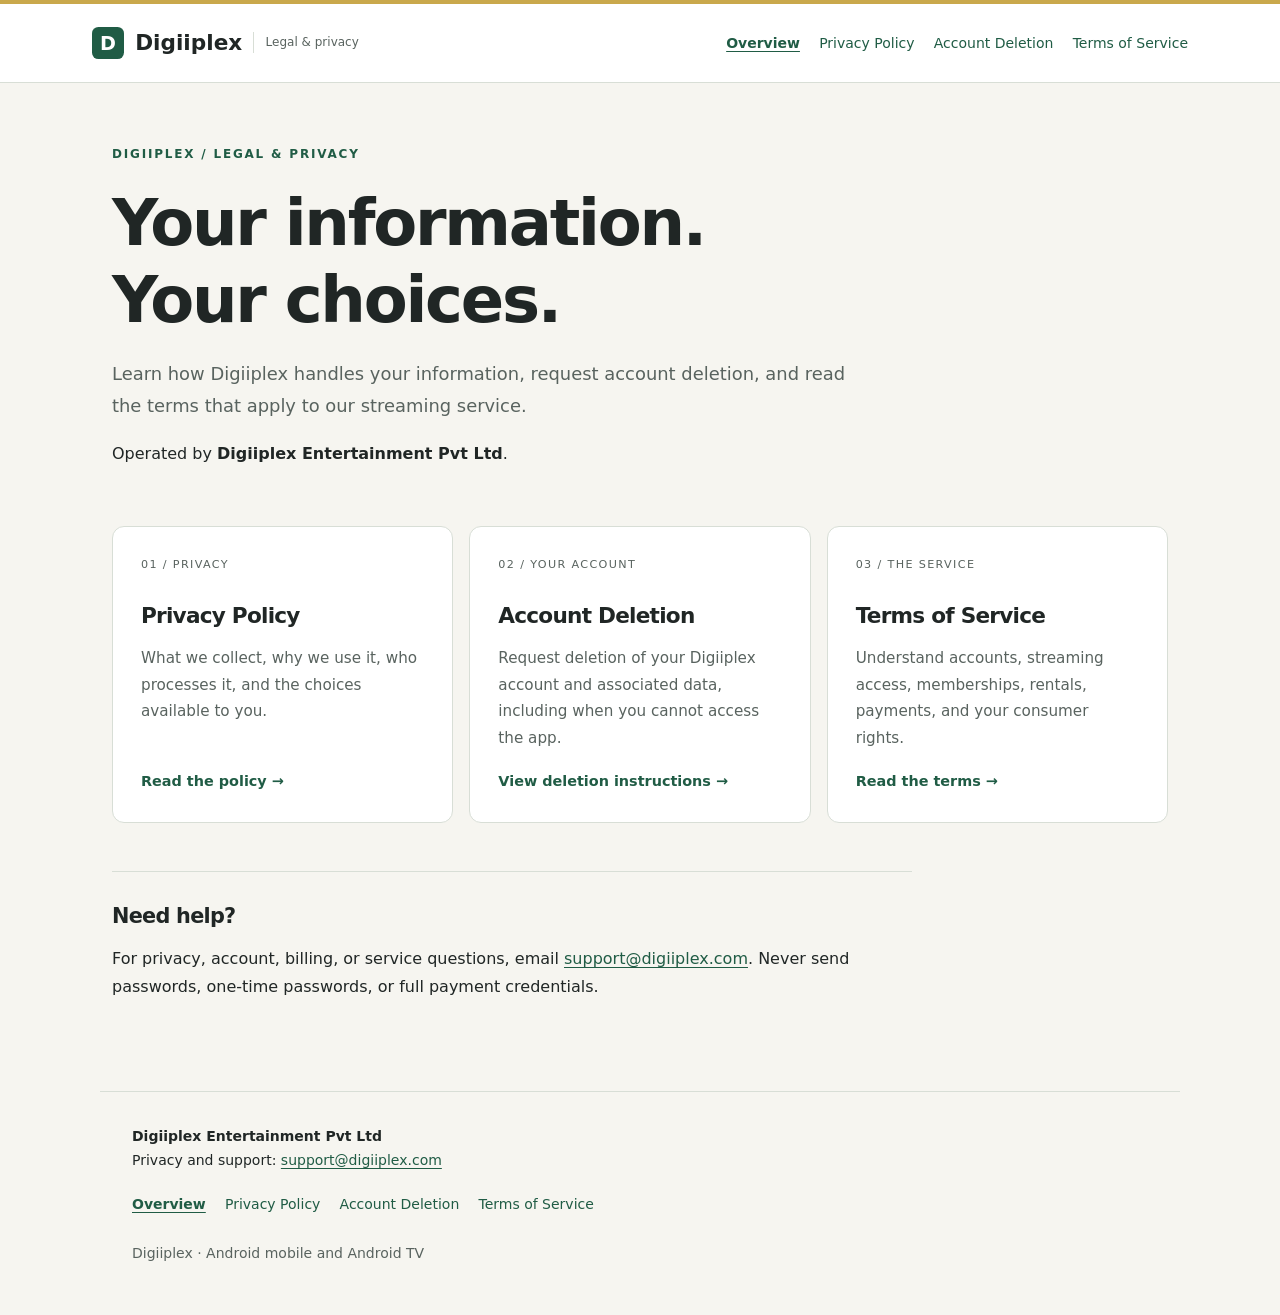
<file: index.html>
<!doctype html>
<html lang="en">
<head>
  <meta charset="utf-8">
  <meta name="viewport" content="width=device-width, initial-scale=1">
  <meta name="description" content="Official Digiiplex privacy policy, account deletion instructions and terms of service.">
  <meta name="color-scheme" content="light">
  <title>Legal & Privacy | Digiiplex</title>
  <link rel="stylesheet" href="styles.css">
</head>
<body>
  <a class="skip-link" href="#main">Skip to content</a>
  <header class="site-header">
    <div class="header-inner">
      <a class="brand" href="index.html" aria-label="Digiiplex legal home"><span class="brand-mark" aria-hidden="true">D</span>Digiiplex<span class="brand-label">Legal &amp; privacy</span></a>
      <nav aria-label="Legal pages">
        <a href="index.html" aria-current="page">Overview</a>
        <a href="privacy-policy.html">Privacy Policy</a>
        <a href="account-deletion.html">Account Deletion</a>
        <a href="terms-of-service.html">Terms of Service</a>
      </nav>
    </div>
  </header>
  <main id="main" tabindex="-1">
    <section class="hero">
      <p class="eyebrow">Digiiplex / Legal &amp; privacy</p>
      <h1>Your information.<br>Your choices.</h1>
      <p class="lead">Learn how Digiiplex handles your information, request account deletion, and read the terms that apply to our streaming service.</p>
      <p>Operated by <strong>Digiiplex Entertainment Pvt Ltd</strong>.</p>
    </section>
    <div class="cards">
      <a class="card" href="privacy-policy.html"><span class="card-number">01 / PRIVACY</span><h2>Privacy Policy</h2><p>What we collect, why we use it, who processes it, and the choices available to you.</p><span class="card-link">Read the policy <span aria-hidden="true">&rarr;</span></span></a>
      <a class="card" href="account-deletion.html"><span class="card-number">02 / YOUR ACCOUNT</span><h2>Account Deletion</h2><p>Request deletion of your Digiiplex account and associated data, including when you cannot access the app.</p><span class="card-link">View deletion instructions <span aria-hidden="true">&rarr;</span></span></a>
      <a class="card" href="terms-of-service.html"><span class="card-number">03 / THE SERVICE</span><h2>Terms of Service</h2><p>Understand accounts, streaming access, memberships, rentals, payments, and your consumer rights.</p><span class="card-link">Read the terms <span aria-hidden="true">&rarr;</span></span></a>
    </div>
    <section class="contact-panel"><h2>Need help?</h2><p>For privacy, account, billing, or service questions, email <a href="mailto:support@digiiplex.com">support@digiiplex.com</a>. Never send passwords, one-time passwords, or full payment credentials.</p></section>
  </main>
  <footer class="site-footer">
    <p><strong>Digiiplex Entertainment Pvt Ltd</strong><br>Privacy and support: <a href="mailto:support@digiiplex.com">support@digiiplex.com</a></p>
    <nav aria-label="Footer legal pages"><a href="index.html" aria-current="page">Overview</a>
        <a href="privacy-policy.html">Privacy Policy</a>
        <a href="account-deletion.html">Account Deletion</a>
        <a href="terms-of-service.html">Terms of Service</a></nav>
    <p class="small">Digiiplex &middot; Android mobile and Android TV</p>
  </footer>
</body>
</html>
</file>
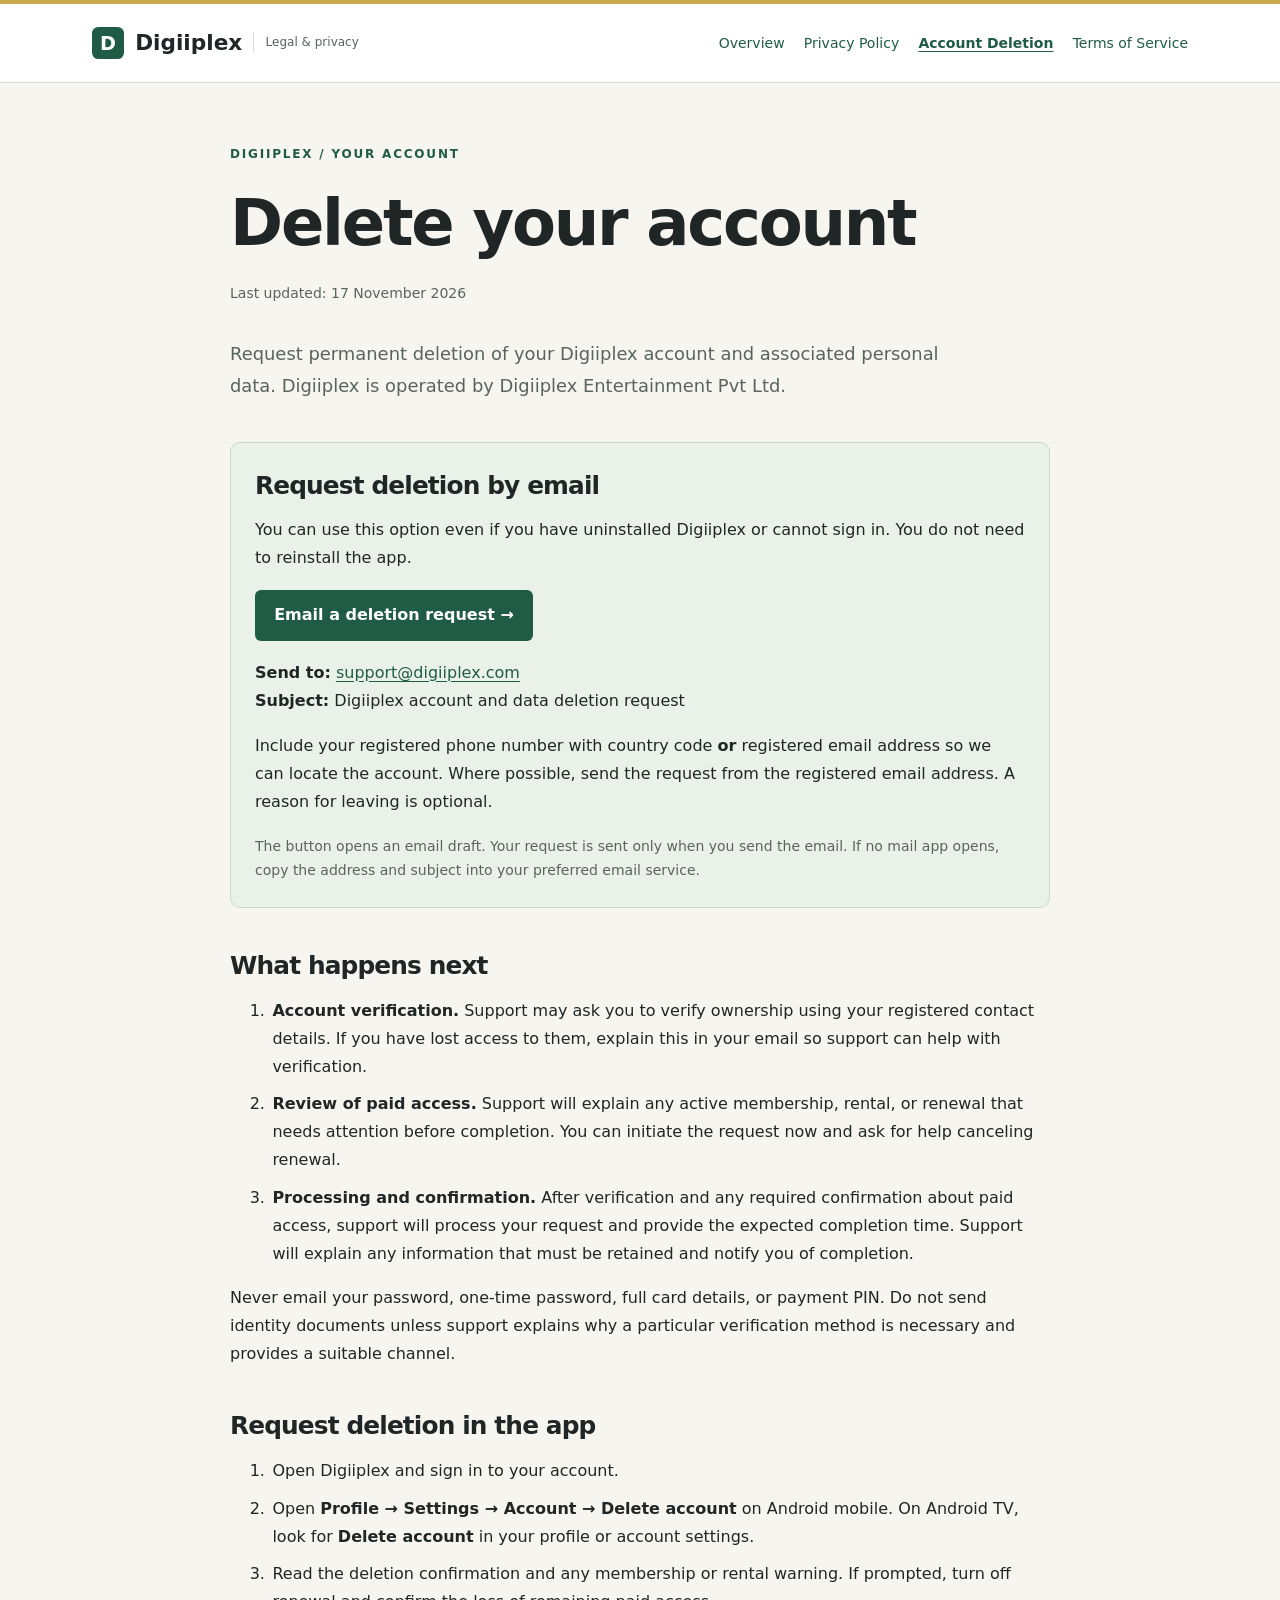
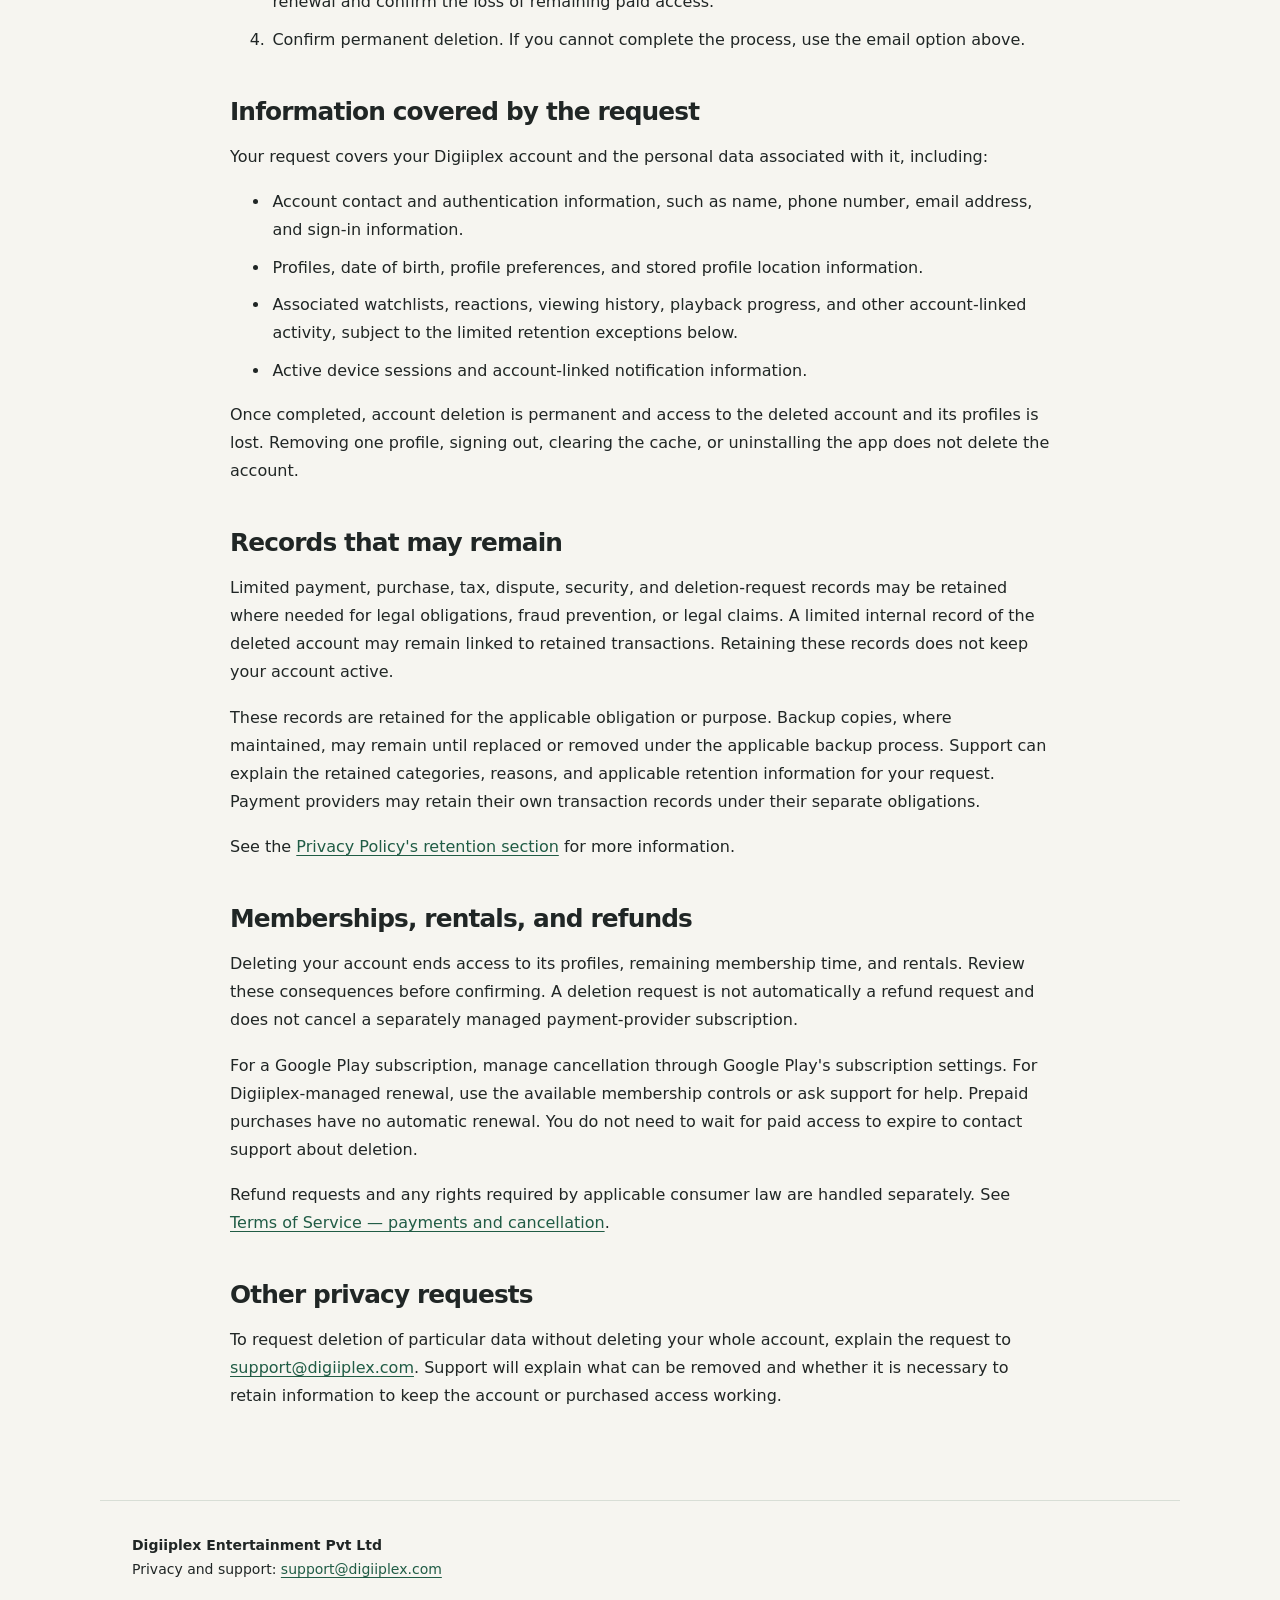
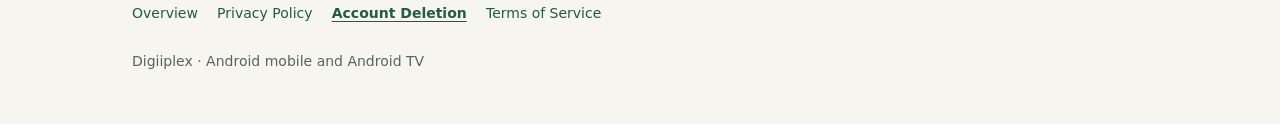
<file: account-deletion.html>
<!doctype html>
<html lang="en">
<head>
  <meta charset="utf-8">
  <meta name="viewport" content="width=device-width, initial-scale=1">
  <meta name="description" content="Request deletion of your Digiiplex account and associated personal data by email or from the Android app.">
  <meta name="color-scheme" content="light">
  <title>Account Deletion | Digiiplex</title>
  <link rel="stylesheet" href="styles.css">
</head>
<body>
  <a class="skip-link" href="#main">Skip to content</a>
  <header class="site-header">
    <div class="header-inner">
      <a class="brand" href="index.html" aria-label="Digiiplex legal home"><span class="brand-mark" aria-hidden="true">D</span>Digiiplex<span class="brand-label">Legal &amp; privacy</span></a>
      <nav aria-label="Legal pages">
        <a href="index.html">Overview</a>
        <a href="privacy-policy.html">Privacy Policy</a>
        <a href="account-deletion.html" aria-current="page">Account Deletion</a>
        <a href="terms-of-service.html">Terms of Service</a>
      </nav>
    </div>
  </header>
  <main id="main" tabindex="-1">
    <article class="document">
      <p class="eyebrow">Digiiplex / Your account</p>
      <h1>Delete your account</h1>
      <p class="meta">Last updated: <time datetime="2026-11-17">17 November 2026</time></p>
      <p class="lead">Request permanent deletion of your Digiiplex account and associated personal data. Digiiplex is operated by Digiiplex Entertainment Pvt Ltd.</p>
      <section class="request-panel" id="request">
        <h2>Request deletion by email</h2>
        <p>You can use this option even if you have uninstalled Digiiplex or cannot sign in. You do not need to reinstall the app.</p>
        <p><a class="button" href="mailto:support@digiiplex.com?subject=Digiiplex%20account%20and%20data%20deletion%20request&amp;body=Hello%20Digiiplex%20Support%2C%0A%0APlease%20delete%20my%20Digiiplex%20account%20and%20associated%20personal%20data.%0A%0ARegistered%20phone%20number%20(include%20country%20code)%20or%20registered%20email%3A%0A%0APlease%20explain%20any%20effect%20on%20active%20memberships%20or%20rentals%2C%20any%20renewal%20cancellation%20needed%2C%20and%20any%20records%20that%20must%20be%20retained.%20Please%20confirm%20the%20next%20verification%20steps%20and%20expected%20completion%20time.%0A%0AThank%20you.">Email a deletion request <span aria-hidden="true">&rarr;</span></a></p>
        <p><strong>Send to:</strong> <a href="mailto:support@digiiplex.com">support@digiiplex.com</a><br><strong>Subject:</strong> Digiiplex account and data deletion request</p>
        <p>Include your registered phone number with country code <strong>or</strong> registered email address so we can locate the account. Where possible, send the request from the registered email address. A reason for leaving is optional.</p>
        <p class="small">The button opens an email draft. Your request is sent only when you send the email. If no mail app opens, copy the address and subject into your preferred email service.</p>
      </section>
      <section id="next"><h2>What happens next</h2>
        <ol>
          <li><strong>Account verification.</strong> Support may ask you to verify ownership using your registered contact details. If you have lost access to them, explain this in your email so support can help with verification.</li>
          <li><strong>Review of paid access.</strong> Support will explain any active membership, rental, or renewal that needs attention before completion. You can initiate the request now and ask for help canceling renewal.</li>
          <li><strong>Processing and confirmation.</strong> After verification and any required confirmation about paid access, support will process your request and provide the expected completion time. Support will explain any information that must be retained and notify you of completion.</li>
        </ol>
        <p>Never email your password, one-time password, full card details, or payment PIN. Do not send identity documents unless support explains why a particular verification method is necessary and provides a suitable channel.</p>
      </section>
      <section id="in-app"><h2>Request deletion in the app</h2>
        <ol>
          <li>Open Digiiplex and sign in to your account.</li>
          <li>Open <strong>Profile &rarr; Settings &rarr; Account &rarr; Delete account</strong> on Android mobile. On Android TV, look for <strong>Delete account</strong> in your profile or account settings.</li>
          <li>Read the deletion confirmation and any membership or rental warning. If prompted, turn off renewal and confirm the loss of remaining paid access.</li>
          <li>Confirm permanent deletion. If you cannot complete the process, use the email option above.</li>
        </ol>
      </section>
      <section id="deleted"><h2>Information covered by the request</h2>
        <p>Your request covers your Digiiplex account and the personal data associated with it, including:</p>
        <ul>
          <li>Account contact and authentication information, such as name, phone number, email address, and sign-in information.</li>
          <li>Profiles, date of birth, profile preferences, and stored profile location information.</li>
          <li>Associated watchlists, reactions, viewing history, playback progress, and other account-linked activity, subject to the limited retention exceptions below.</li>
          <li>Active device sessions and account-linked notification information.</li>
        </ul>
        <p>Once completed, account deletion is permanent and access to the deleted account and its profiles is lost. Removing one profile, signing out, clearing the cache, or uninstalling the app does not delete the account.</p>
      </section>
      <section id="retained"><h2>Records that may remain</h2>
        <p>Limited payment, purchase, tax, dispute, security, and deletion-request records may be retained where needed for legal obligations, fraud prevention, or legal claims. A limited internal record of the deleted account may remain linked to retained transactions. Retaining these records does not keep your account active.</p>
        <p>These records are retained for the applicable obligation or purpose. Backup copies, where maintained, may remain until replaced or removed under the applicable backup process. Support can explain the retained categories, reasons, and applicable retention information for your request. Payment providers may retain their own transaction records under their separate obligations.</p>
        <p>See the <a href="privacy-policy.html#retention">Privacy Policy's retention section</a> for more information.</p>
      </section>
      <section id="purchases"><h2>Memberships, rentals, and refunds</h2>
        <p>Deleting your account ends access to its profiles, remaining membership time, and rentals. Review these consequences before confirming. A deletion request is not automatically a refund request and does not cancel a separately managed payment-provider subscription.</p>
        <p>For a Google Play subscription, manage cancellation through Google Play's subscription settings. For Digiiplex-managed renewal, use the available membership controls or ask support for help. Prepaid purchases have no automatic renewal. You do not need to wait for paid access to expire to contact support about deletion.</p>
        <p>Refund requests and any rights required by applicable consumer law are handled separately. See <a href="terms-of-service.html#billing">Terms of Service &mdash; payments and cancellation</a>.</p>
      </section>
      <section><h2>Other privacy requests</h2><p>To request deletion of particular data without deleting your whole account, explain the request to <a href="mailto:support@digiiplex.com">support@digiiplex.com</a>. Support will explain what can be removed and whether it is necessary to retain information to keep the account or purchased access working.</p></section>
    </article>
  </main>
  <footer class="site-footer">
    <p><strong>Digiiplex Entertainment Pvt Ltd</strong><br>Privacy and support: <a href="mailto:support@digiiplex.com">support@digiiplex.com</a></p>
    <nav aria-label="Footer legal pages"><a href="index.html">Overview</a>
        <a href="privacy-policy.html">Privacy Policy</a>
        <a href="account-deletion.html" aria-current="page">Account Deletion</a>
        <a href="terms-of-service.html">Terms of Service</a></nav>
    <p class="small">Digiiplex &middot; Android mobile and Android TV</p>
  </footer>
</body>
</html>
</file>
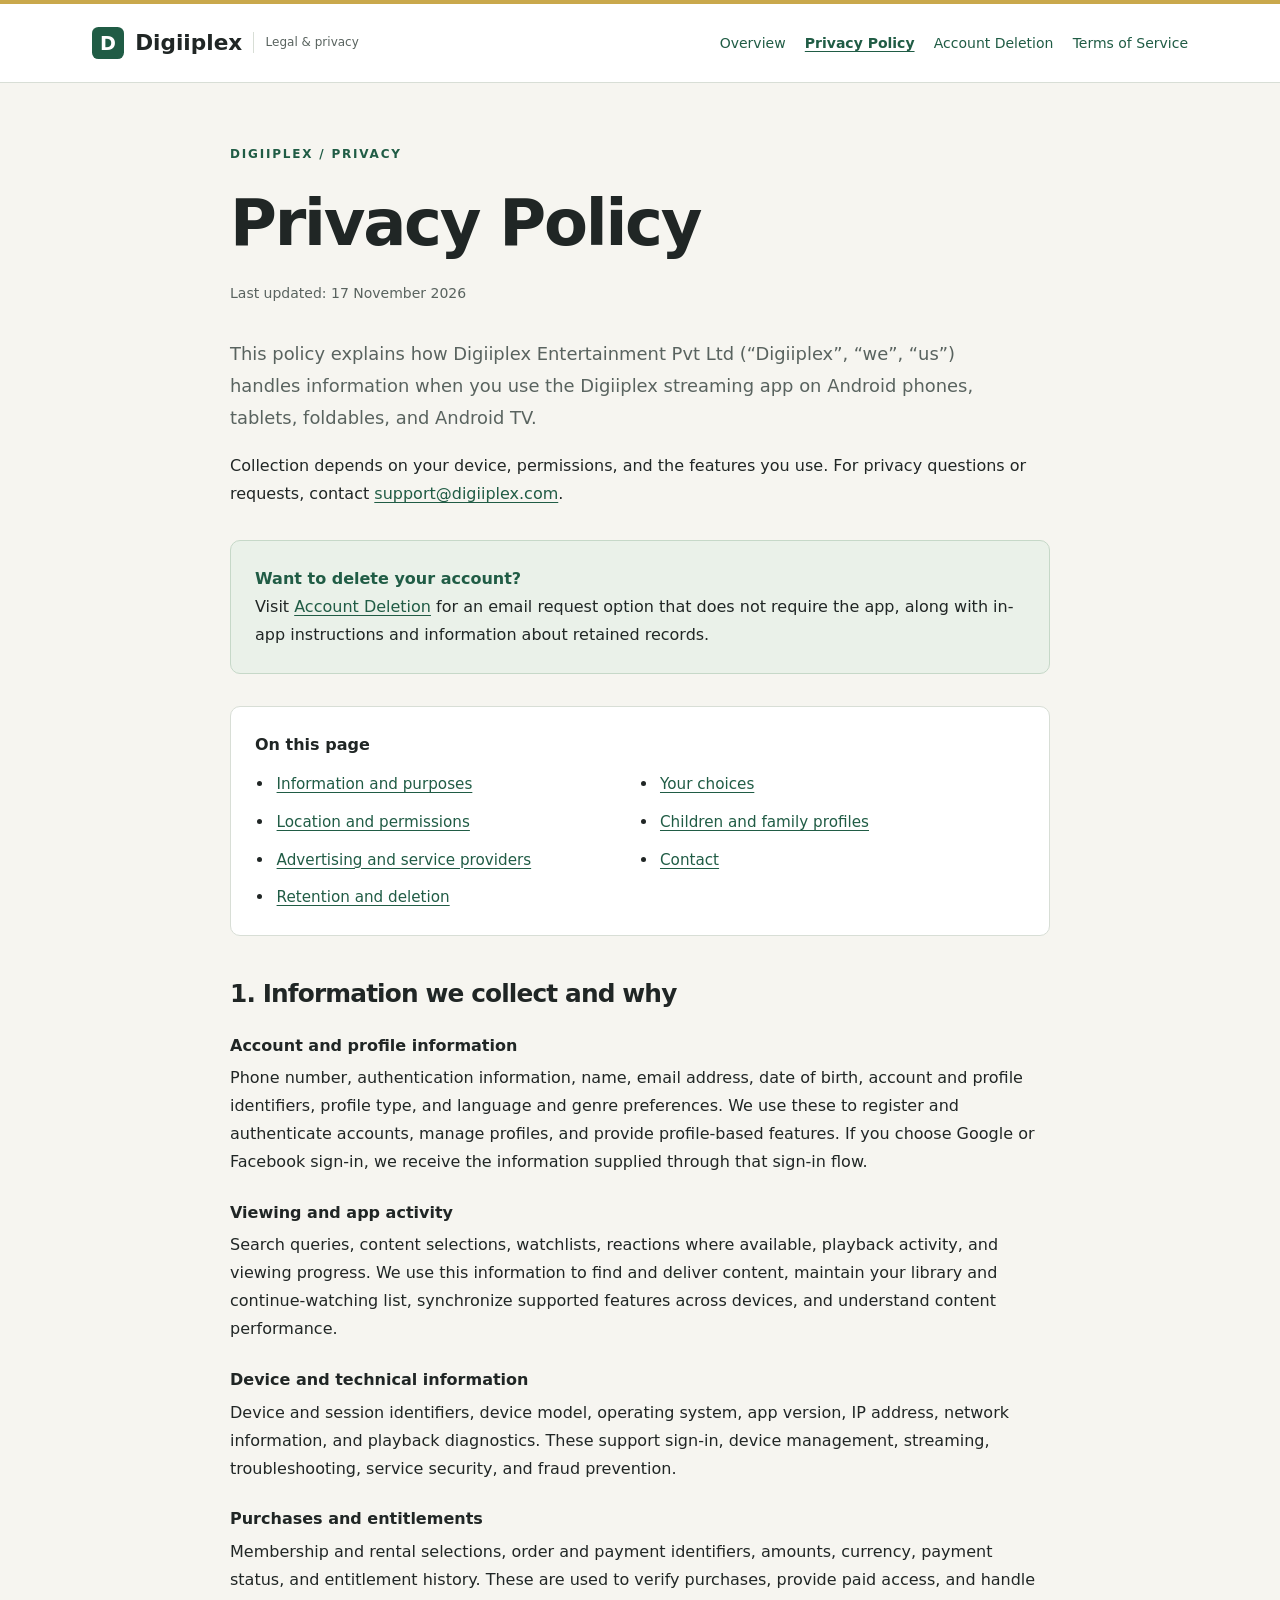
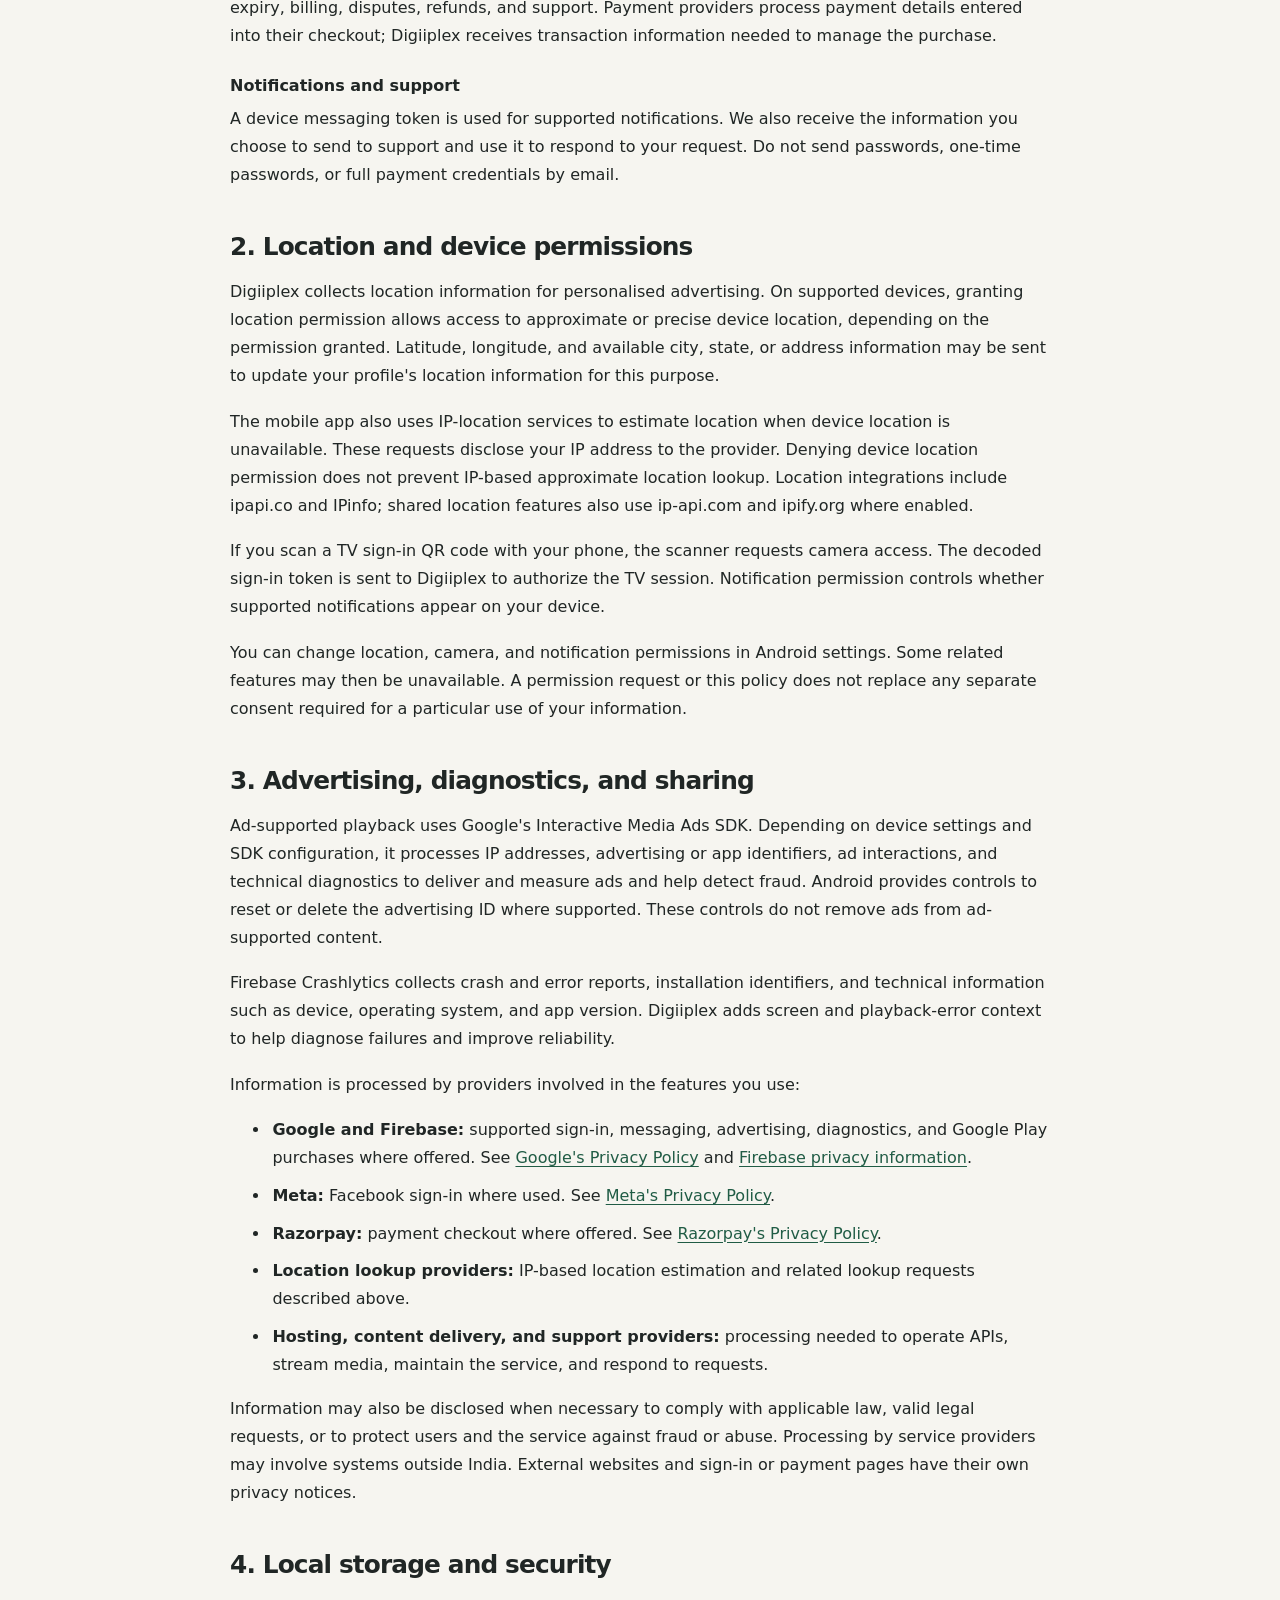
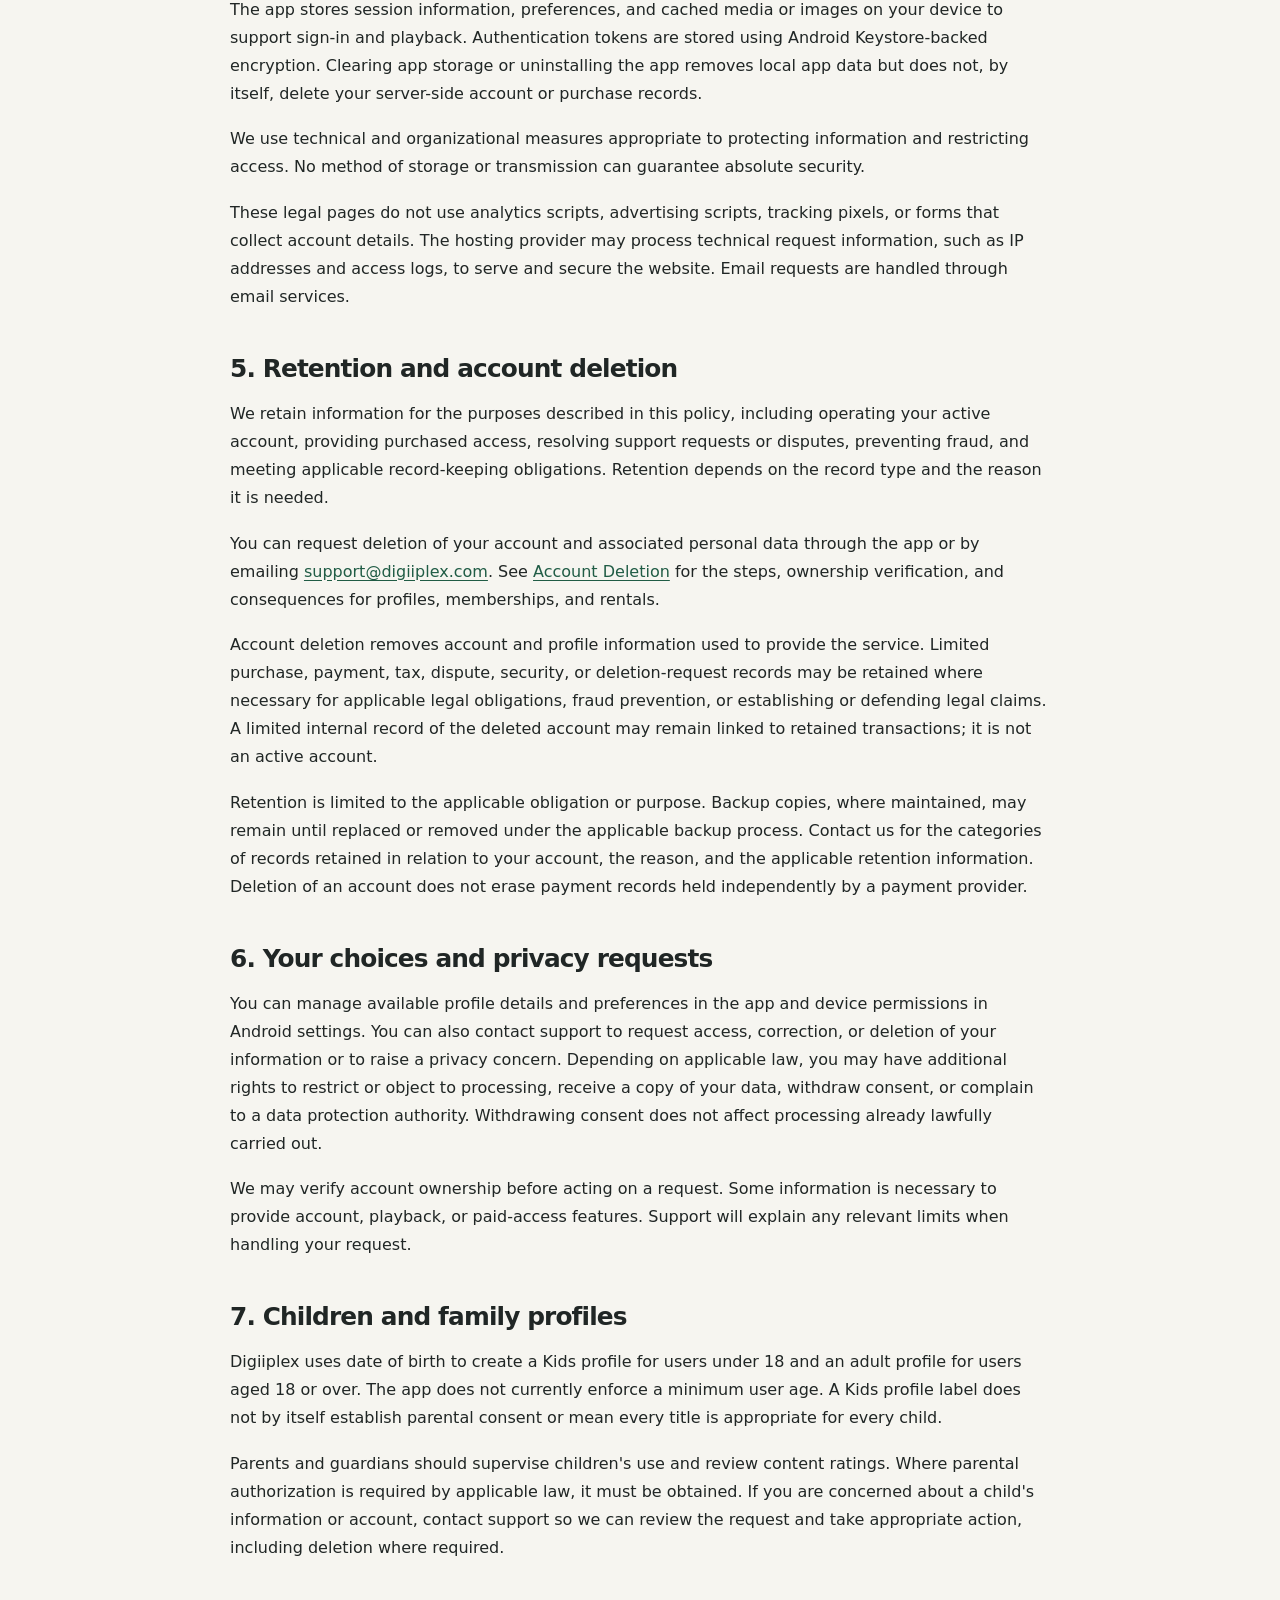
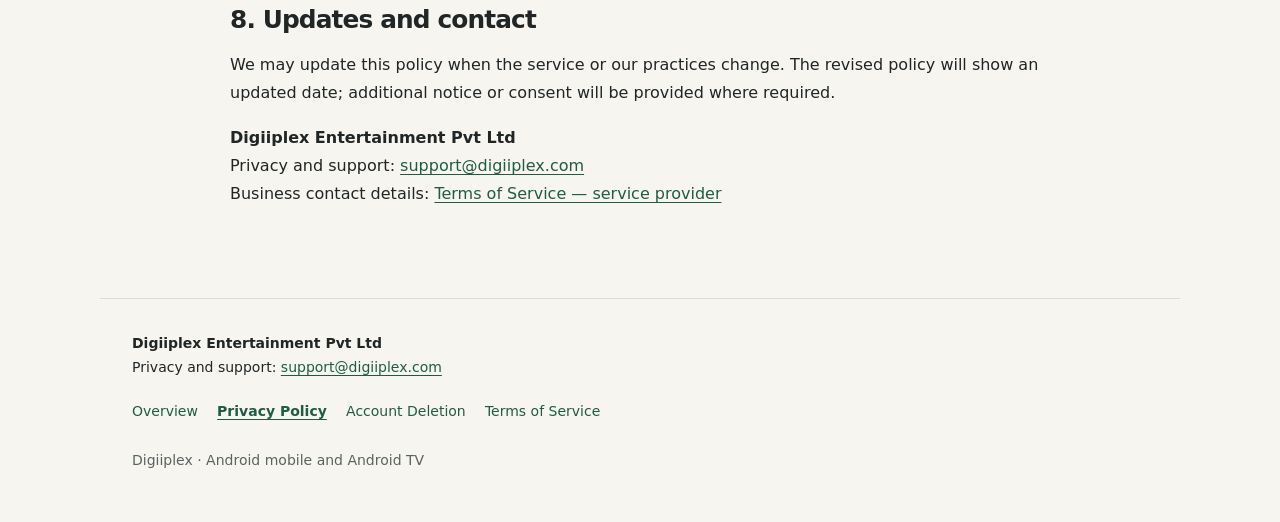
<file: privacy-policy.html>
<!doctype html>
<html lang="en">
<head>
  <meta charset="utf-8">
  <meta name="viewport" content="width=device-width, initial-scale=1">
  <meta name="description" content="How Digiiplex Entertainment Pvt Ltd collects, uses, shares and retains information, and how to request deletion.">
  <meta name="color-scheme" content="light">
  <title>Privacy Policy | Digiiplex</title>
  <link rel="stylesheet" href="styles.css">
</head>
<body>
  <a class="skip-link" href="#main">Skip to content</a>
  <header class="site-header">
    <div class="header-inner">
      <a class="brand" href="index.html" aria-label="Digiiplex legal home"><span class="brand-mark" aria-hidden="true">D</span>Digiiplex<span class="brand-label">Legal &amp; privacy</span></a>
      <nav aria-label="Legal pages">
        <a href="index.html">Overview</a>
        <a href="privacy-policy.html" aria-current="page">Privacy Policy</a>
        <a href="account-deletion.html">Account Deletion</a>
        <a href="terms-of-service.html">Terms of Service</a>
      </nav>
    </div>
  </header>
  <main id="main" tabindex="-1">
    <article class="document">
      <p class="eyebrow">Digiiplex / Privacy</p>
      <h1>Privacy Policy</h1>
      <p class="meta">Last updated: <time datetime="2026-11-17">17 November 2026</time></p>
      <p class="lead">This policy explains how Digiiplex Entertainment Pvt Ltd (&ldquo;Digiiplex&rdquo;, &ldquo;we&rdquo;, &ldquo;us&rdquo;) handles information when you use the Digiiplex streaming app on Android phones, tablets, foldables, and Android TV.</p>
      <p>Collection depends on your device, permissions, and the features you use. For privacy questions or requests, contact <a href="mailto:support@digiiplex.com">support@digiiplex.com</a>.</p>
      <aside class="notice"><strong>Want to delete your account?</strong><p>Visit <a href="account-deletion.html">Account Deletion</a> for an email request option that does not require the app, along with in-app instructions and information about retained records.</p></aside>
      <nav class="toc" aria-label="On this page"><strong>On this page</strong><ul>
        <li><a href="#information">Information and purposes</a></li><li><a href="#location">Location and permissions</a></li><li><a href="#providers">Advertising and service providers</a></li><li><a href="#retention">Retention and deletion</a></li><li><a href="#choices">Your choices</a></li><li><a href="#children">Children and family profiles</a></li><li><a href="#contact">Contact</a></li>
      </ul></nav>
      <section id="information"><h2>1. Information we collect and why</h2>
        <dl>
          <dt>Account and profile information</dt><dd>Phone number, authentication information, name, email address, date of birth, account and profile identifiers, profile type, and language and genre preferences. We use these to register and authenticate accounts, manage profiles, and provide profile-based features. If you choose Google or Facebook sign-in, we receive the information supplied through that sign-in flow.</dd>
          <dt>Viewing and app activity</dt><dd>Search queries, content selections, watchlists, reactions where available, playback activity, and viewing progress. We use this information to find and deliver content, maintain your library and continue-watching list, synchronize supported features across devices, and understand content performance.</dd>
          <dt>Device and technical information</dt><dd>Device and session identifiers, device model, operating system, app version, IP address, network information, and playback diagnostics. These support sign-in, device management, streaming, troubleshooting, service security, and fraud prevention.</dd>
          <dt>Purchases and entitlements</dt><dd>Membership and rental selections, order and payment identifiers, amounts, currency, payment status, and entitlement history. These are used to verify purchases, provide paid access, and handle expiry, billing, disputes, refunds, and support. Payment providers process payment details entered into their checkout; Digiiplex receives transaction information needed to manage the purchase.</dd>
          <dt>Notifications and support</dt><dd>A device messaging token is used for supported notifications. We also receive the information you choose to send to support and use it to respond to your request. Do not send passwords, one-time passwords, or full payment credentials by email.</dd>
        </dl>
      </section>
      <section id="location"><h2>2. Location and device permissions</h2>
        <p>Digiiplex collects location information for personalised advertising. On supported devices, granting location permission allows access to approximate or precise device location, depending on the permission granted. Latitude, longitude, and available city, state, or address information may be sent to update your profile's location information for this purpose.</p>
        <p>The mobile app also uses IP-location services to estimate location when device location is unavailable. These requests disclose your IP address to the provider. Denying device location permission does not prevent IP-based approximate location lookup. Location integrations include ipapi.co and IPinfo; shared location features also use ip-api.com and ipify.org where enabled.</p>
        <p>If you scan a TV sign-in QR code with your phone, the scanner requests camera access. The decoded sign-in token is sent to Digiiplex to authorize the TV session. Notification permission controls whether supported notifications appear on your device.</p>
        <p>You can change location, camera, and notification permissions in Android settings. Some related features may then be unavailable. A permission request or this policy does not replace any separate consent required for a particular use of your information.</p>
      </section>
      <section id="providers"><h2>3. Advertising, diagnostics, and sharing</h2>
        <p>Ad-supported playback uses Google's Interactive Media Ads SDK. Depending on device settings and SDK configuration, it processes IP addresses, advertising or app identifiers, ad interactions, and technical diagnostics to deliver and measure ads and help detect fraud. Android provides controls to reset or delete the advertising ID where supported. These controls do not remove ads from ad-supported content.</p>
        <p>Firebase Crashlytics collects crash and error reports, installation identifiers, and technical information such as device, operating system, and app version. Digiiplex adds screen and playback-error context to help diagnose failures and improve reliability.</p>
        <p>Information is processed by providers involved in the features you use:</p>
        <ul>
          <li><strong>Google and Firebase:</strong> supported sign-in, messaging, advertising, diagnostics, and Google Play purchases where offered. See <a href="https://policies.google.com/privacy">Google's Privacy Policy</a> and <a href="https://firebase.google.com/support/privacy">Firebase privacy information</a>.</li>
          <li><strong>Meta:</strong> Facebook sign-in where used. See <a href="https://www.facebook.com/privacy/policy/">Meta's Privacy Policy</a>.</li>
          <li><strong>Razorpay:</strong> payment checkout where offered. See <a href="https://razorpay.com/privacy/">Razorpay's Privacy Policy</a>.</li>
          <li><strong>Location lookup providers:</strong> IP-based location estimation and related lookup requests described above.</li>
          <li><strong>Hosting, content delivery, and support providers:</strong> processing needed to operate APIs, stream media, maintain the service, and respond to requests.</li>
        </ul>
        <p>Information may also be disclosed when necessary to comply with applicable law, valid legal requests, or to protect users and the service against fraud or abuse. Processing by service providers may involve systems outside India. External websites and sign-in or payment pages have their own privacy notices.</p>
      </section>
      <section id="security"><h2>4. Local storage and security</h2>
        <p>The app stores session information, preferences, and cached media or images on your device to support sign-in and playback. Authentication tokens are stored using Android Keystore-backed encryption. Clearing app storage or uninstalling the app removes local app data but does not, by itself, delete your server-side account or purchase records.</p>
        <p>We use technical and organizational measures appropriate to protecting information and restricting access. No method of storage or transmission can guarantee absolute security.</p>
        <p>These legal pages do not use analytics scripts, advertising scripts, tracking pixels, or forms that collect account details. The hosting provider may process technical request information, such as IP addresses and access logs, to serve and secure the website. Email requests are handled through email services.</p>
      </section>
      <section id="retention"><h2>5. Retention and account deletion</h2>
        <p>We retain information for the purposes described in this policy, including operating your active account, providing purchased access, resolving support requests or disputes, preventing fraud, and meeting applicable record-keeping obligations. Retention depends on the record type and the reason it is needed.</p>
        <p>You can request deletion of your account and associated personal data through the app or by emailing <a href="mailto:support@digiiplex.com">support@digiiplex.com</a>. See <a href="account-deletion.html">Account Deletion</a> for the steps, ownership verification, and consequences for profiles, memberships, and rentals.</p>
        <p>Account deletion removes account and profile information used to provide the service. Limited purchase, payment, tax, dispute, security, or deletion-request records may be retained where necessary for applicable legal obligations, fraud prevention, or establishing or defending legal claims. A limited internal record of the deleted account may remain linked to retained transactions; it is not an active account.</p>
        <p>Retention is limited to the applicable obligation or purpose. Backup copies, where maintained, may remain until replaced or removed under the applicable backup process. Contact us for the categories of records retained in relation to your account, the reason, and the applicable retention information. Deletion of an account does not erase payment records held independently by a payment provider.</p>
      </section>
      <section id="choices"><h2>6. Your choices and privacy requests</h2>
        <p>You can manage available profile details and preferences in the app and device permissions in Android settings. You can also contact support to request access, correction, or deletion of your information or to raise a privacy concern. Depending on applicable law, you may have additional rights to restrict or object to processing, receive a copy of your data, withdraw consent, or complain to a data protection authority. Withdrawing consent does not affect processing already lawfully carried out.</p>
        <p>We may verify account ownership before acting on a request. Some information is necessary to provide account, playback, or paid-access features. Support will explain any relevant limits when handling your request.</p>
      </section>
      <section id="children"><h2>7. Children and family profiles</h2>
        <p>Digiiplex uses date of birth to create a Kids profile for users under 18 and an adult profile for users aged 18 or over. The app does not currently enforce a minimum user age. A Kids profile label does not by itself establish parental consent or mean every title is appropriate for every child.</p>
        <p>Parents and guardians should supervise children's use and review content ratings. Where parental authorization is required by applicable law, it must be obtained. If you are concerned about a child's information or account, contact support so we can review the request and take appropriate action, including deletion where required.</p>
      </section>
      <section id="contact"><h2>8. Updates and contact</h2>
        <p>We may update this policy when the service or our practices change. The revised policy will show an updated date; additional notice or consent will be provided where required.</p>
        <p><strong>Digiiplex Entertainment Pvt Ltd</strong><br>Privacy and support: <a href="mailto:support@digiiplex.com">support@digiiplex.com</a><br>Business contact details: <a href="terms-of-service.html#business-contact">Terms of Service &mdash; service provider</a></p>
      </section>
    </article>
  </main>
  <footer class="site-footer">
    <p><strong>Digiiplex Entertainment Pvt Ltd</strong><br>Privacy and support: <a href="mailto:support@digiiplex.com">support@digiiplex.com</a></p>
    <nav aria-label="Footer legal pages"><a href="index.html">Overview</a>
        <a href="privacy-policy.html" aria-current="page">Privacy Policy</a>
        <a href="account-deletion.html">Account Deletion</a>
        <a href="terms-of-service.html">Terms of Service</a></nav>
    <p class="small">Digiiplex &middot; Android mobile and Android TV</p>
  </footer>
</body>
</html>
</file>
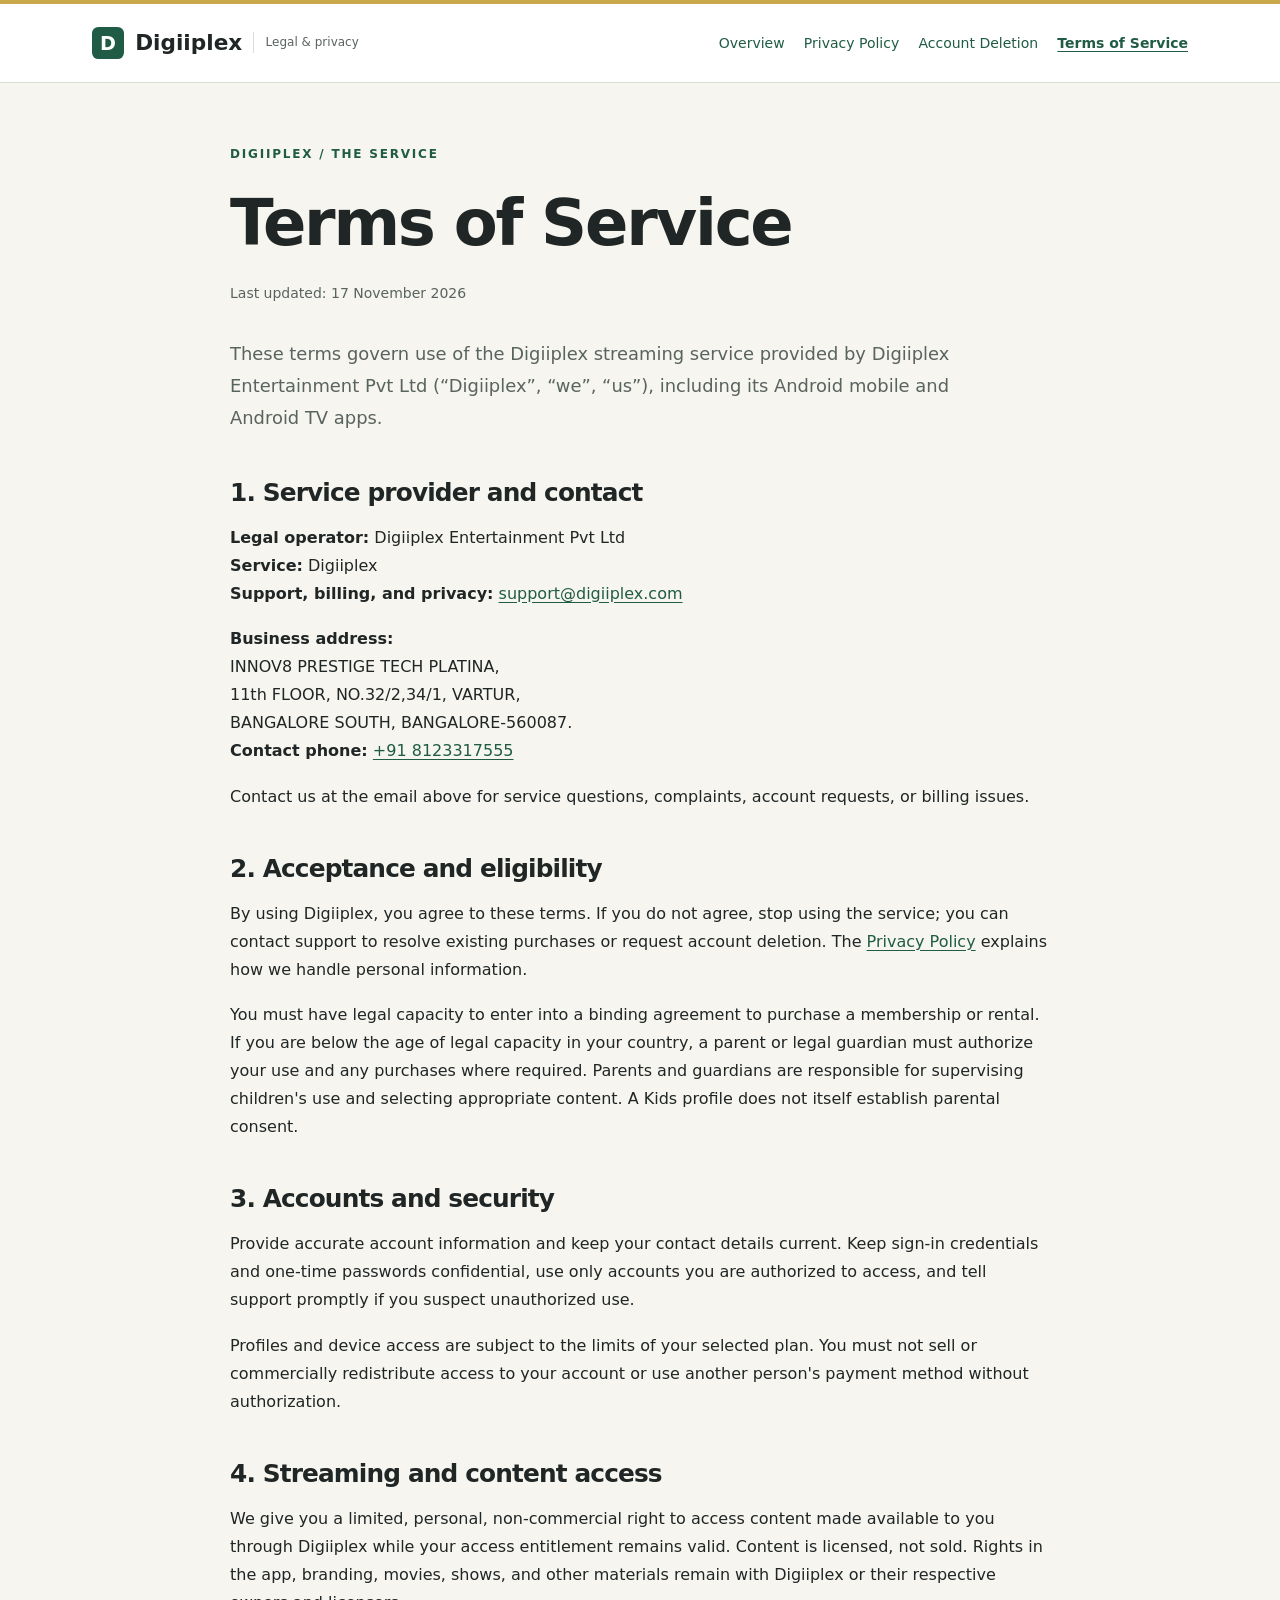
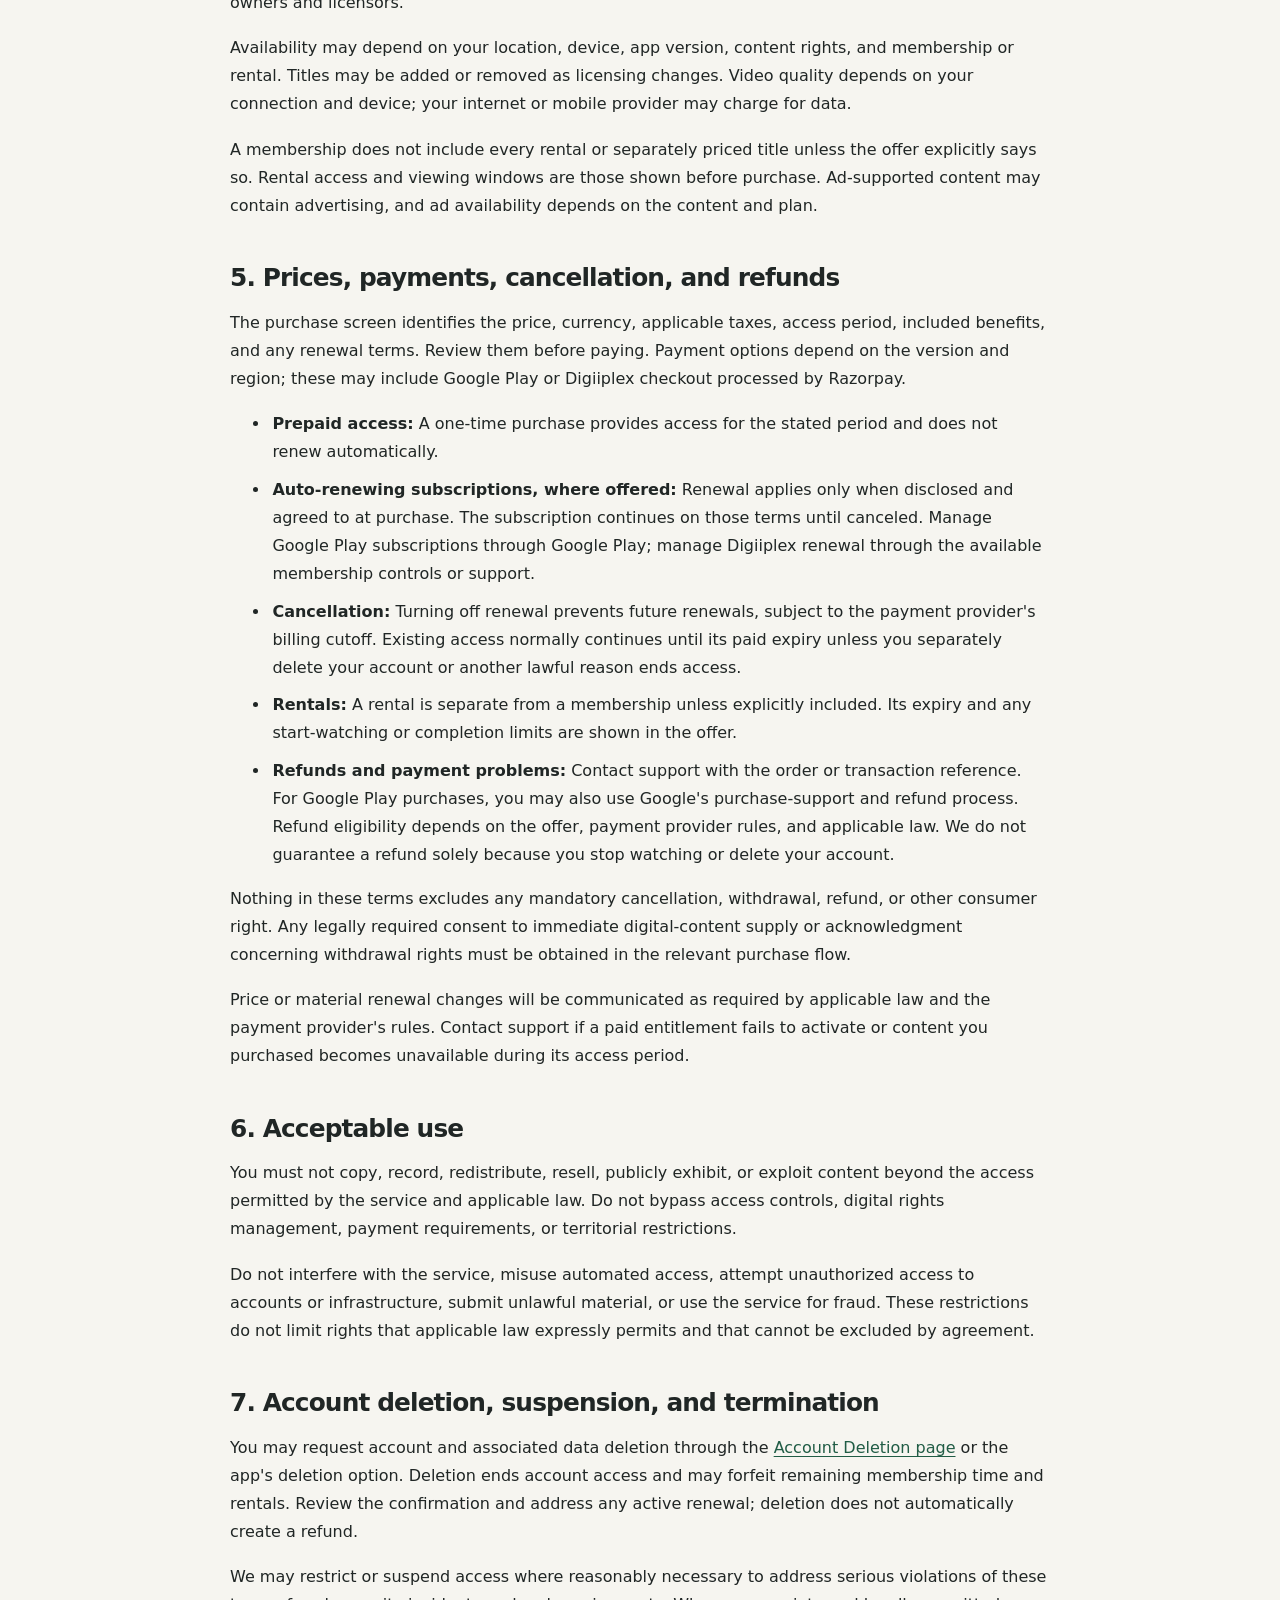
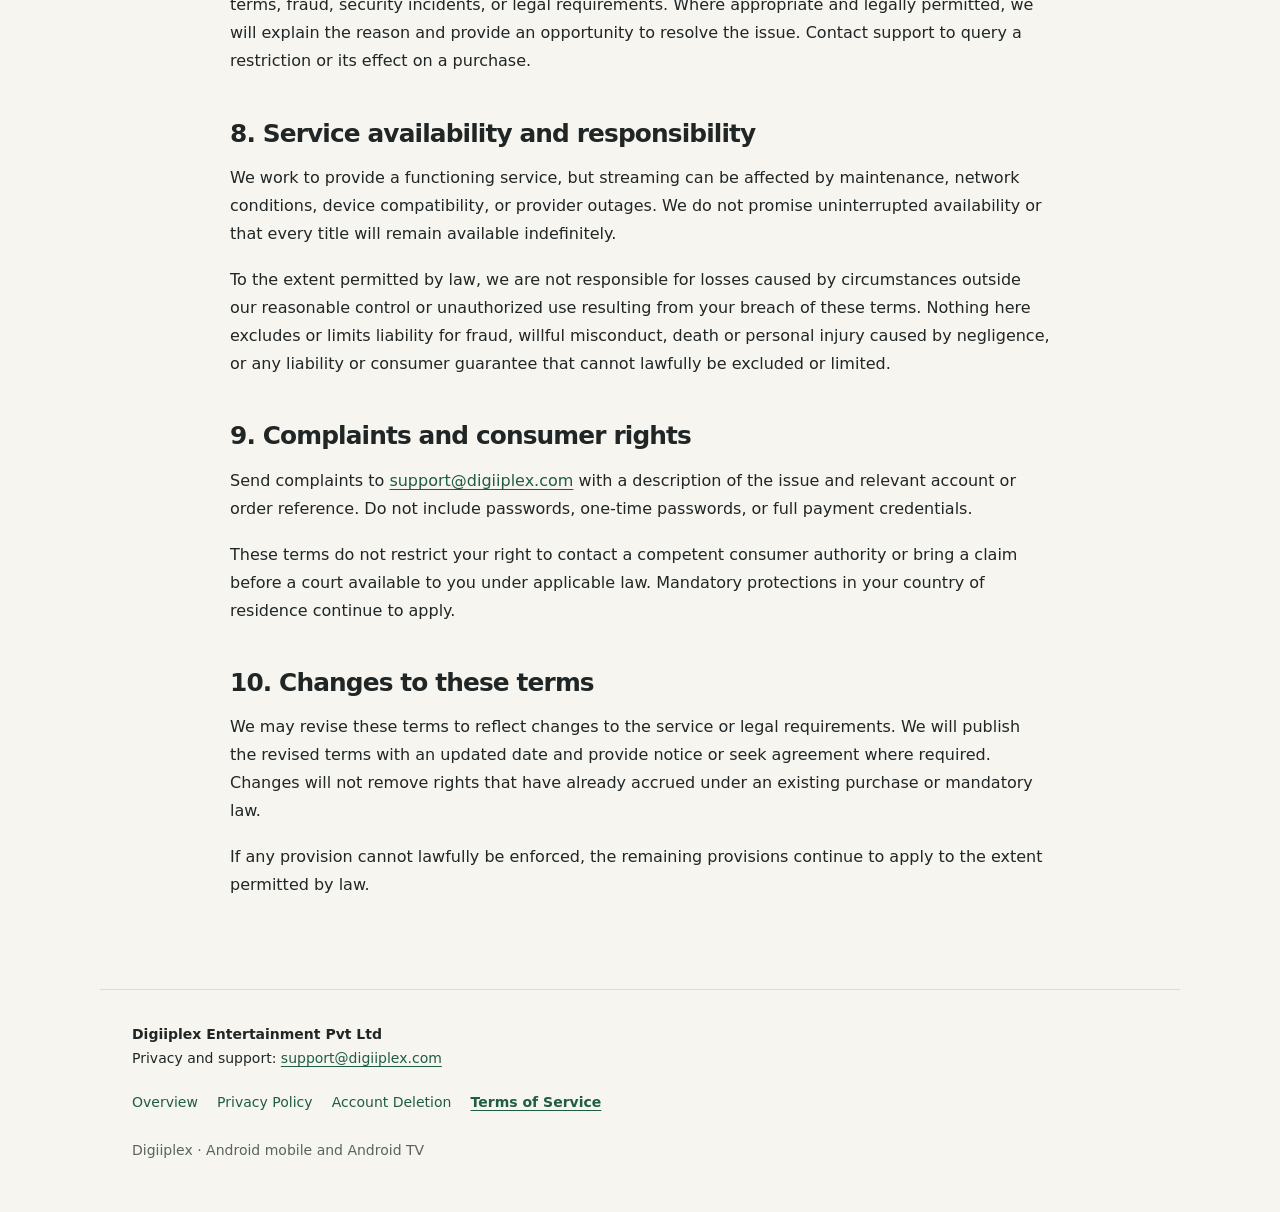
<file: terms-of-service.html>
<!doctype html>
<html lang="en">
<head>
  <meta charset="utf-8">
  <meta name="viewport" content="width=device-width, initial-scale=1">
  <meta name="description" content="Terms for using Digiiplex streaming, accounts, memberships, rentals and payments, provided by Digiiplex Entertainment Pvt Ltd.">
  <meta name="color-scheme" content="light">
  <title>Terms of Service | Digiiplex</title>
  <link rel="stylesheet" href="styles.css">
</head>
<body>
  <a class="skip-link" href="#main">Skip to content</a>
  <header class="site-header">
    <div class="header-inner">
      <a class="brand" href="index.html" aria-label="Digiiplex legal home"><span class="brand-mark" aria-hidden="true">D</span>Digiiplex<span class="brand-label">Legal &amp; privacy</span></a>
      <nav aria-label="Legal pages">
        <a href="index.html">Overview</a>
        <a href="privacy-policy.html">Privacy Policy</a>
        <a href="account-deletion.html">Account Deletion</a>
        <a href="terms-of-service.html" aria-current="page">Terms of Service</a>
      </nav>
    </div>
  </header>
  <main id="main" tabindex="-1">
    <article class="document">
      <p class="eyebrow">Digiiplex / The service</p>
      <h1>Terms of Service</h1>
      <p class="meta">Last updated: <time datetime="2026-11-17">17 November 2026</time></p>
      <p class="lead">These terms govern use of the Digiiplex streaming service provided by Digiiplex Entertainment Pvt Ltd (&ldquo;Digiiplex&rdquo;, &ldquo;we&rdquo;, &ldquo;us&rdquo;), including its Android mobile and Android TV apps.</p>
      <section id="business-contact"><h2>1. Service provider and contact</h2>
        <p><strong>Legal operator:</strong> Digiiplex Entertainment Pvt Ltd<br><strong>Service:</strong> Digiiplex<br><strong>Support, billing, and privacy:</strong> <a href="mailto:support@digiiplex.com">support@digiiplex.com</a></p>
        <p><strong>Business address:</strong><br>
          INNOV8 PRESTIGE TECH PLATINA,<br>
          11th FLOOR, NO.32/2,34/1, VARTUR,<br>
          BANGALORE SOUTH, BANGALORE-560087.<br>
          <strong>Contact phone:</strong> <a href="tel:+918123317555">+91 8123317555</a></p>
        <p>Contact us at the email above for service questions, complaints, account requests, or billing issues.</p>
      </section>
      <section id="acceptance"><h2>2. Acceptance and eligibility</h2>
        <p>By using Digiiplex, you agree to these terms. If you do not agree, stop using the service; you can contact support to resolve existing purchases or request account deletion. The <a href="privacy-policy.html">Privacy Policy</a> explains how we handle personal information.</p>
        <p>You must have legal capacity to enter into a binding agreement to purchase a membership or rental. If you are below the age of legal capacity in your country, a parent or legal guardian must authorize your use and any purchases where required. Parents and guardians are responsible for supervising children's use and selecting appropriate content. A Kids profile does not itself establish parental consent.</p>
      </section>
      <section id="accounts"><h2>3. Accounts and security</h2>
        <p>Provide accurate account information and keep your contact details current. Keep sign-in credentials and one-time passwords confidential, use only accounts you are authorized to access, and tell support promptly if you suspect unauthorized use.</p>
        <p>Profiles and device access are subject to the limits of your selected plan. You must not sell or commercially redistribute access to your account or use another person's payment method without authorization.</p>
      </section>
      <section id="streaming"><h2>4. Streaming and content access</h2>
        <p>We give you a limited, personal, non-commercial right to access content made available to you through Digiiplex while your access entitlement remains valid. Content is licensed, not sold. Rights in the app, branding, movies, shows, and other materials remain with Digiiplex or their respective owners and licensors.</p>
        <p>Availability may depend on your location, device, app version, content rights, and membership or rental. Titles may be added or removed as licensing changes. Video quality depends on your connection and device; your internet or mobile provider may charge for data.</p>
        <p>A membership does not include every rental or separately priced title unless the offer explicitly says so. Rental access and viewing windows are those shown before purchase. Ad-supported content may contain advertising, and ad availability depends on the content and plan.</p>
      </section>
      <section id="billing"><h2>5. Prices, payments, cancellation, and refunds</h2>
        <p>The purchase screen identifies the price, currency, applicable taxes, access period, included benefits, and any renewal terms. Review them before paying. Payment options depend on the version and region; these may include Google Play or Digiiplex checkout processed by Razorpay.</p>
        <ul>
          <li><strong>Prepaid access:</strong> A one-time purchase provides access for the stated period and does not renew automatically.</li>
          <li><strong>Auto-renewing subscriptions, where offered:</strong> Renewal applies only when disclosed and agreed to at purchase. The subscription continues on those terms until canceled. Manage Google Play subscriptions through Google Play; manage Digiiplex renewal through the available membership controls or support.</li>
          <li><strong>Cancellation:</strong> Turning off renewal prevents future renewals, subject to the payment provider's billing cutoff. Existing access normally continues until its paid expiry unless you separately delete your account or another lawful reason ends access.</li>
          <li><strong>Rentals:</strong> A rental is separate from a membership unless explicitly included. Its expiry and any start-watching or completion limits are shown in the offer.</li>
          <li><strong>Refunds and payment problems:</strong> Contact support with the order or transaction reference. For Google Play purchases, you may also use Google's purchase-support and refund process. Refund eligibility depends on the offer, payment provider rules, and applicable law. We do not guarantee a refund solely because you stop watching or delete your account.</li>
        </ul>
        <p>Nothing in these terms excludes any mandatory cancellation, withdrawal, refund, or other consumer right. Any legally required consent to immediate digital-content supply or acknowledgment concerning withdrawal rights must be obtained in the relevant purchase flow.</p>
        <p>Price or material renewal changes will be communicated as required by applicable law and the payment provider's rules. Contact support if a paid entitlement fails to activate or content you purchased becomes unavailable during its access period.</p>
      </section>
      <section id="conduct"><h2>6. Acceptable use</h2>
        <p>You must not copy, record, redistribute, resell, publicly exhibit, or exploit content beyond the access permitted by the service and applicable law. Do not bypass access controls, digital rights management, payment requirements, or territorial restrictions.</p>
        <p>Do not interfere with the service, misuse automated access, attempt unauthorized access to accounts or infrastructure, submit unlawful material, or use the service for fraud. These restrictions do not limit rights that applicable law expressly permits and that cannot be excluded by agreement.</p>
      </section>
      <section id="termination"><h2>7. Account deletion, suspension, and termination</h2>
        <p>You may request account and associated data deletion through the <a href="account-deletion.html">Account Deletion page</a> or the app's deletion option. Deletion ends account access and may forfeit remaining membership time and rentals. Review the confirmation and address any active renewal; deletion does not automatically create a refund.</p>
        <p>We may restrict or suspend access where reasonably necessary to address serious violations of these terms, fraud, security incidents, or legal requirements. Where appropriate and legally permitted, we will explain the reason and provide an opportunity to resolve the issue. Contact support to query a restriction or its effect on a purchase.</p>
      </section>
      <section id="availability"><h2>8. Service availability and responsibility</h2>
        <p>We work to provide a functioning service, but streaming can be affected by maintenance, network conditions, device compatibility, or provider outages. We do not promise uninterrupted availability or that every title will remain available indefinitely.</p>
        <p>To the extent permitted by law, we are not responsible for losses caused by circumstances outside our reasonable control or unauthorized use resulting from your breach of these terms. Nothing here excludes or limits liability for fraud, willful misconduct, death or personal injury caused by negligence, or any liability or consumer guarantee that cannot lawfully be excluded or limited.</p>
      </section>
      <section id="complaints"><h2>9. Complaints and consumer rights</h2>
        <p>Send complaints to <a href="mailto:support@digiiplex.com">support@digiiplex.com</a> with a description of the issue and relevant account or order reference. Do not include passwords, one-time passwords, or full payment credentials.</p>
        <p>These terms do not restrict your right to contact a competent consumer authority or bring a claim before a court available to you under applicable law. Mandatory protections in your country of residence continue to apply.</p>
      </section>
      <section id="changes"><h2>10. Changes to these terms</h2>
        <p>We may revise these terms to reflect changes to the service or legal requirements. We will publish the revised terms with an updated date and provide notice or seek agreement where required. Changes will not remove rights that have already accrued under an existing purchase or mandatory law.</p>
        <p>If any provision cannot lawfully be enforced, the remaining provisions continue to apply to the extent permitted by law.</p>
      </section>
    </article>
  </main>
  <footer class="site-footer">
    <p><strong>Digiiplex Entertainment Pvt Ltd</strong><br>Privacy and support: <a href="mailto:support@digiiplex.com">support@digiiplex.com</a></p>
    <nav aria-label="Footer legal pages"><a href="index.html">Overview</a>
        <a href="privacy-policy.html">Privacy Policy</a>
        <a href="account-deletion.html">Account Deletion</a>
        <a href="terms-of-service.html" aria-current="page">Terms of Service</a></nav>
    <p class="small">Digiiplex &middot; Android mobile and Android TV</p>
  </footer>
</body>
</html>
</file>
<file: styles.css>
:root{--ink:#202625;--muted:#59635f;--paper:#f6f5f0;--white:#fff;--line:#d8ded6;--green:#205c45;--soft:#eaf1e9;--gold:#c9a84c;font-family:system-ui,-apple-system,BlinkMacSystemFont,"Segoe UI",sans-serif;color:var(--ink);background:var(--paper);line-height:1.75;font-synthesis:none}
*{box-sizing:border-box}body{margin:0}a{color:var(--green);text-underline-offset:.2em;overflow-wrap:anywhere}a:hover{text-decoration-thickness:2px}a:focus-visible{outline:3px solid var(--green);outline-offset:5px;border-radius:2px}h1,h2,h3,p,ul,ol,dl{margin-top:0}h1,h2,h3{line-height:1.2;letter-spacing:-.035em}h1{font-size:clamp(2.4rem,6vw,4rem);margin-bottom:1.2rem;font-weight:700}h2{font-size:1.55rem;margin-bottom:1rem}p{margin-bottom:1.1rem}li{padding-left:.15rem;margin-bottom:.6rem}strong{font-weight:650}.skip-link{position:absolute;top:-100px;left:1rem;padding:.5rem 1rem;background:var(--white);z-index:2}.skip-link:focus{top:1rem}
.site-header{border-top:4px solid var(--gold);border-bottom:1px solid var(--line);background:var(--white)}.header-inner{max-width:1160px;margin:auto;padding:1.25rem 2rem;display:flex;align-items:center;justify-content:space-between;gap:1.5rem;flex-wrap:wrap}.brand{display:flex;align-items:center;gap:.7rem;text-decoration:none;color:var(--ink);font-size:1.35rem;font-weight:750}.brand-mark{display:grid;place-items:center;width:2rem;height:2rem;border-radius:.4rem;background:var(--green);color:white;font-size:1.2rem}.brand-label{font-size:.75rem;font-weight:500;color:var(--muted);border-left:1px solid var(--line);padding-left:.7rem}nav{display:flex;gap:.6rem 1.2rem;flex-wrap:wrap}nav a{font-size:.875rem;text-decoration:none}nav a[aria-current=page]{font-weight:750;text-decoration:underline}main{max-width:1120px;margin:auto;padding:3.8rem 2rem 4.5rem}.hero{max-width:780px;padding-bottom:1.5rem}.eyebrow{font-size:.75rem;letter-spacing:.15em;text-transform:uppercase;color:var(--green);font-weight:750;margin-bottom:1.3rem}.lead{font-size:1.12rem;line-height:1.8;color:var(--muted);max-width:760px}.meta{font-size:.875rem;color:var(--muted);margin-bottom:2rem}.cards{display:grid;grid-template-columns:repeat(3,minmax(0,1fr));gap:1rem;margin-top:1rem}.card{background:var(--white);border:1px solid var(--line);border-radius:12px;padding:1.75rem;color:var(--ink);text-decoration:none;display:flex;flex-direction:column}.card:hover{border-color:var(--green)}.card-number{font-size:.7rem;letter-spacing:.12em;color:var(--muted);margin-bottom:1.8rem}.card h2{font-size:1.35rem}.card p{font-size:.95rem;color:var(--muted)}.card-link{margin-top:auto;font-size:.9rem;font-weight:650;color:var(--green)}.contact-panel{border-top:1px solid var(--line);margin-top:3rem;padding-top:2rem;max-width:800px}.contact-panel h2{font-size:1.3rem}
.document{max-width:820px;margin:auto}.document section{margin-top:2.5rem;scroll-margin-top:1rem}.document h2{padding-top:.2rem}.document dt{font-weight:700;margin-top:1.4rem}.document dd{margin:.3rem 0 1rem}.notice,.request-panel{background:var(--soft);border:1px solid #c6d8c8;border-radius:10px;padding:1.5rem;margin:2rem 0}.notice p:last-child,.request-panel p:last-child{margin-bottom:0}.notice strong{color:var(--green)}.toc{display:block;background:var(--white);border:1px solid var(--line);border-radius:10px;padding:1.5rem;margin:2rem 0}.toc ul{columns:2;padding-left:1.2rem;margin:.7rem 0 0}.toc li{break-inside:avoid}.toc a{text-decoration:underline;font-size:.95rem}.button{display:inline-block;background:var(--green);color:white;padding:.85rem 1.2rem;border-radius:6px;text-decoration:none;font-weight:650;line-height:1.5}.button:hover{background:#174431}.small{font-size:.875rem;color:var(--muted)}.site-footer{border-top:1px solid var(--line);max-width:1080px;padding:2rem;margin:auto;font-size:.875rem}.site-footer nav{margin:1.2rem 0}.site-footer .small{margin-top:1.5rem}
@media(max-width:760px){.header-inner{padding:1rem 1.25rem;gap:1rem}.header-inner nav{gap:.5rem 1rem}main{padding:2.5rem 1.25rem 3rem}.cards{grid-template-columns:1fr}.card{padding:1.5rem}.card-number{margin-bottom:1rem}.document h1{font-size:2.5rem}.toc ul{columns:1}.notice,.request-panel,.toc{padding:1.2rem}.site-footer{padding:1.5rem 1.25rem}.brand-label{font-size:.7rem}}
@media print{body{background:white;color:black}.site-header,.site-footer,.skip-link,.toc{display:none}main{max-width:none;padding:0}.document{max-width:none}h1{font-size:26pt}h2{font-size:16pt;break-after:avoid}a{color:inherit}.notice,.request-panel{background:white;border:1px solid #999}.button{background:white;color:black;border:1px solid black}.cards{display:block}.card{margin-bottom:1rem}.document section{margin-top:1.5rem}}
</file>
